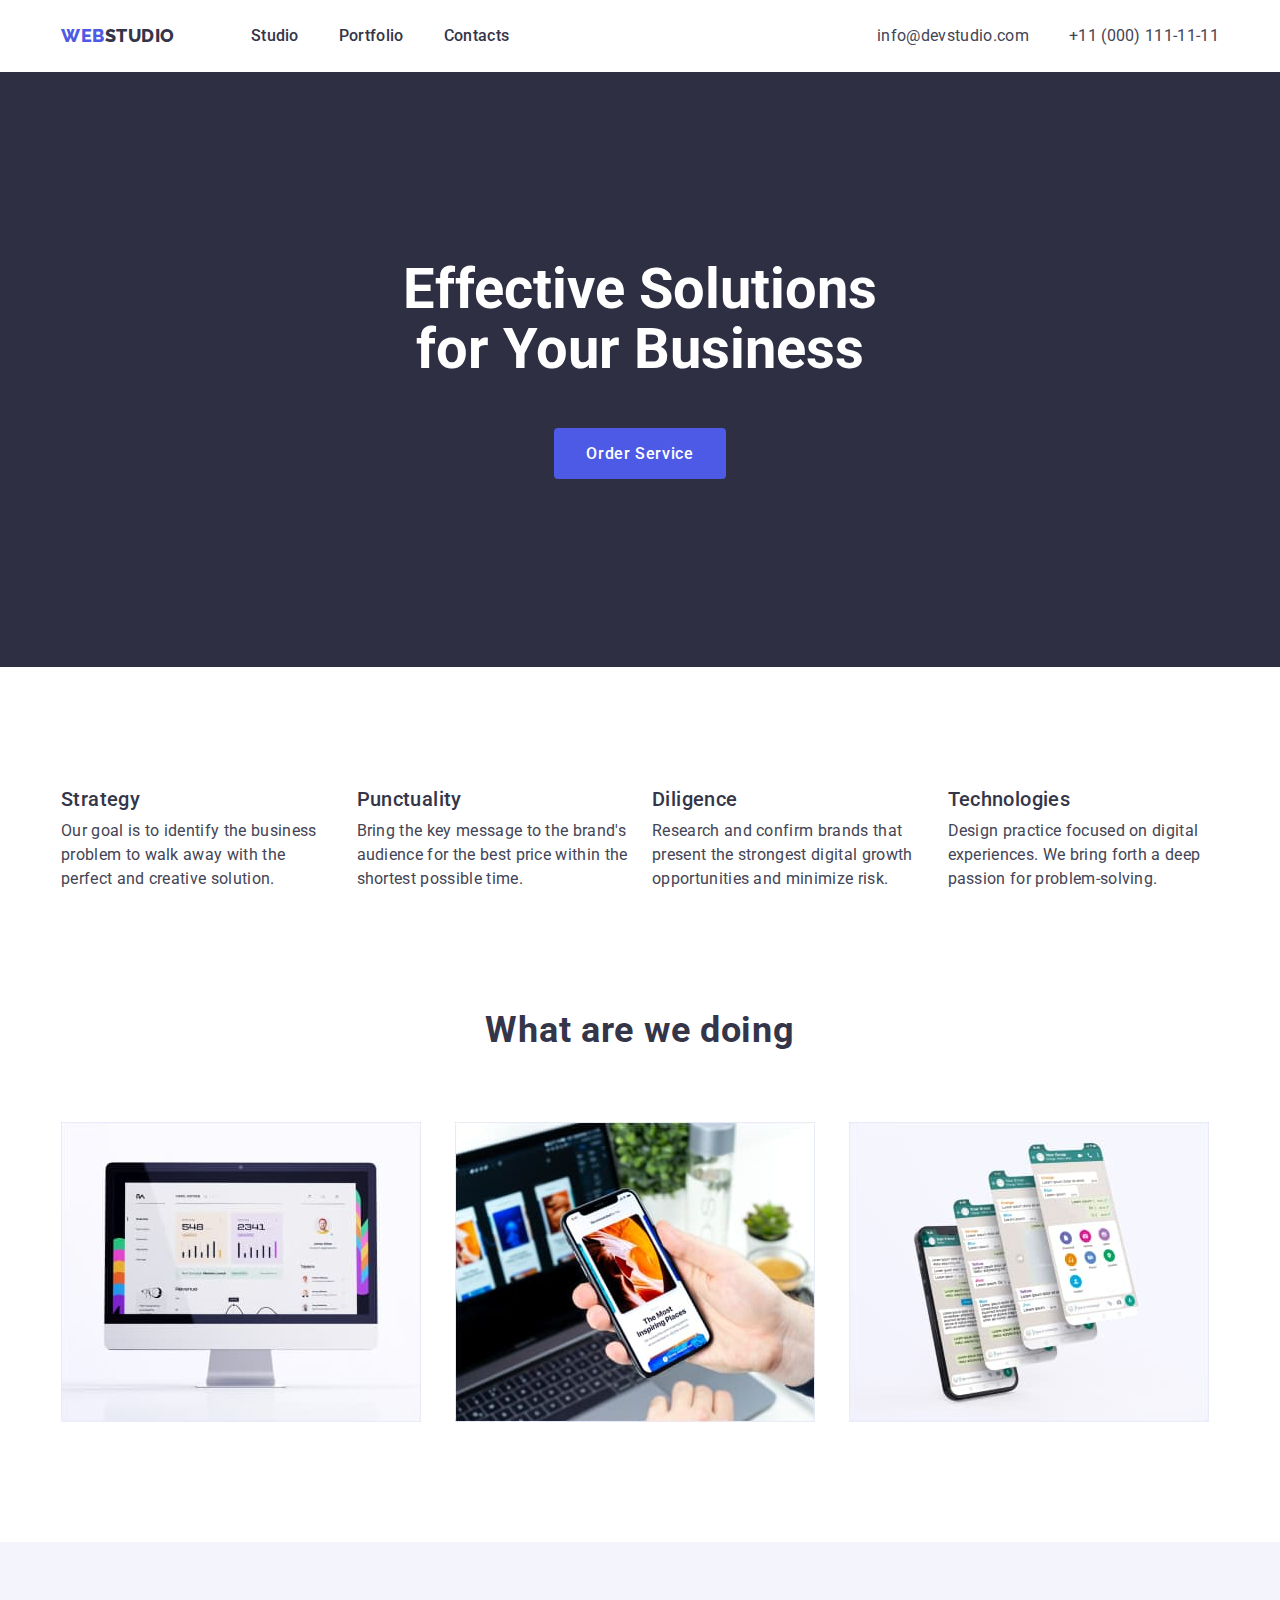
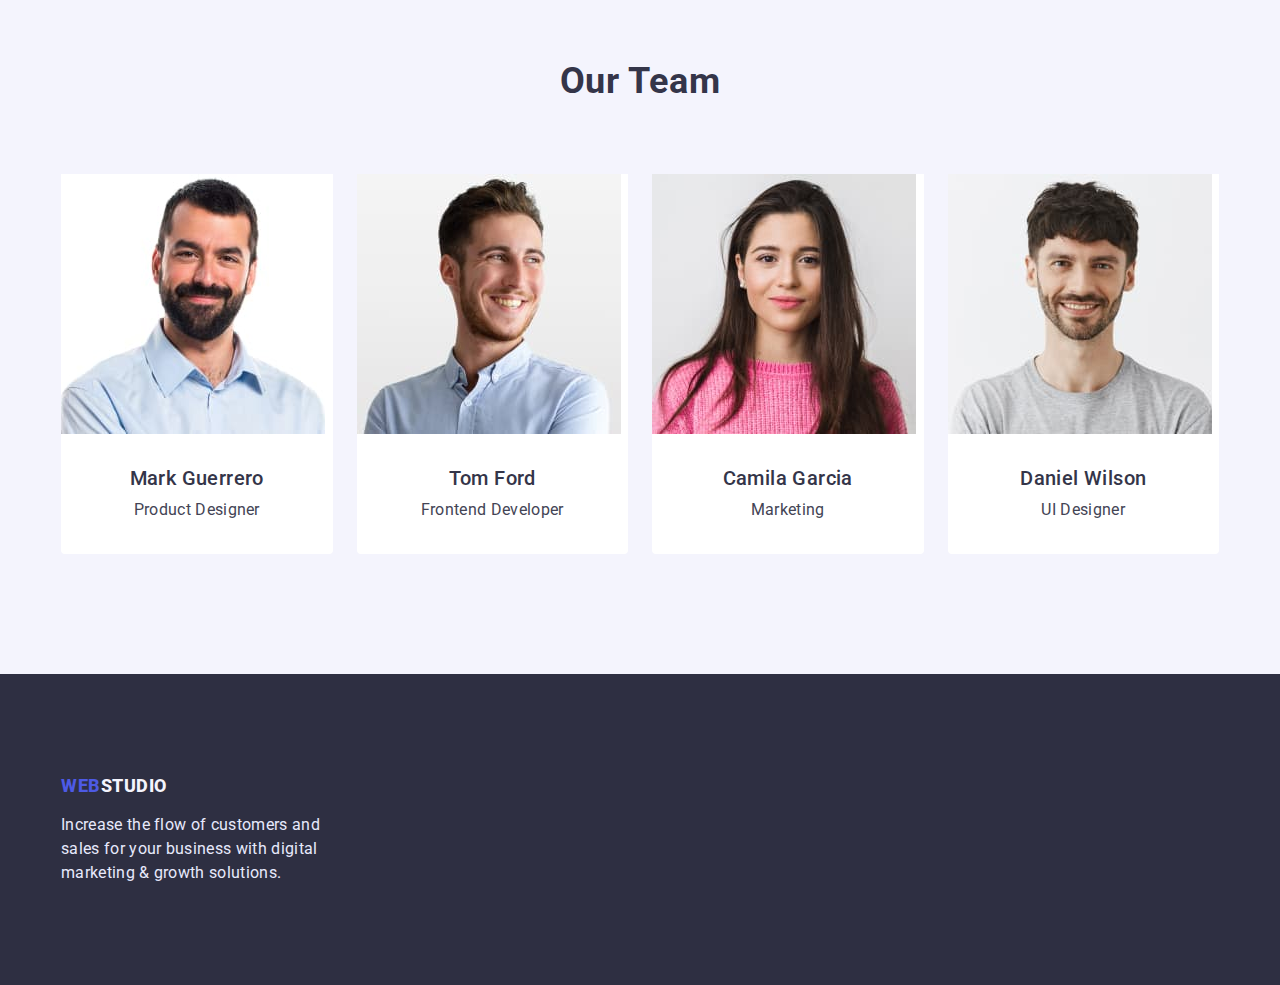
<file: index.html>
<!DOCTYPE html>
<html lang="en">
<head>
    <meta charset="UTF-8">
    <meta http-equiv="X-UA-Compatible" content="IE=edge">
    <meta name="viewport" content="width=device-width, initial-scale=1.0">
    <title>Document</title>
    
    <link rel="stylesheet" href="https://cdnjs.cloudflare.com/ajax/libs/modern-normalize/1.1.0/modern-normalize.min.css" integrity="sha512-wpPYUAdjBVSE4KJnH1VR1HeZfpl1ub8YT/NKx4PuQ5NmX2tKuGu6U/JRp5y+Y8XG2tV+wKQpNHVUX03MfMFn9Q==" crossorigin="anonymous" referrerpolicy="no-referrer" />
    
    <!-- Шрифт -->
    <link rel="preconnect" href="https://fonts.googleapis.com">
    <link rel="preconnect" href="https://fonts.gstatic.com" crossorigin>
    <link href="https://fonts.googleapis.com/css2?family=Raleway:wght@800&family=Roboto:wght@400;500;700;900&display=swap" rel="stylesheet">
    
    <link rel="stylesheet" href="./css/styles.css">
    
</head>
<body>
  <header>
    <div class="conteiner header">
    <nav class="nav-conteiner">
        <a href="./index.html" class="all-logo"><span class="logo">Web</span>Studio</a>
        <ul class="nav">
        <li class="nav-item"><a href="./index.html" class="nav-list">Studio</a></li>
        <li class="nav-item"><a href="./portfolio.html" class="nav-list">Portfolio</a></li>
        <li class="nav-item"><a href="" class="nav-list">Contacts</a></li>
        </ul>
    </nav>
    <address class="contact-marning">
    <ul class="contact">
        <li class="contact-link space"><a href="mailto:info@devstudio.com" class="contact-link">info@devstudio.com</a></li>
        <li class="contact-link space"><a href="tel:+110001111111" class="contact-link">+11 (000) 111-11-11</a></li>
    </ul>
    </address>
    </div>
  </header>  
  <main>
        <section class="Order-section">
            <div class="conteiner order">
                <h1 class="title-main">Effective Solutions
                 for Your Business</h1>
                <button type="button" class="button-order">Order Service</button>
            </div> 
        </section>
        <section class="section">
            <div class="conteiner">
                <h2 class="visually-hidden">Objectives</h2>
                    <ul class="objectives">
                        <li class="objectives-item">
                            <h3 class="objectives-h">Strategy</h3>
                            <p class="objectives-text">Our goal is to identify the business problem to walk away with the perfect and creative solution. </p>
                        </li>
                        <li class="objectives-item">
                            <h3 class="objectives-h">Punctuality</h3>
                            <p class="objectives-text">Bring the key message to the brand's audience for the best price within the shortest possible time.</p>
                        </li>
                        <li class="objectives-item">
                            <h3 class="objectives-h">Diligence</h3>
                            <p class="objectives-text">Research and confirm brands that present the strongest digital growth opportunities and minimize risk.</p>
                        </li>
                        <li class="objectives-item">
                            <h3 class="objectives-h">Technologies</h3>
                            <p class="objectives-text">Design practice focused on digital experiences. We bring forth a deep passion for problem-solving.</p>
                        </li>
                    </ul>
             </div>
        </section>
        <section class="doing section">
            <div class="conteiner">
                <h2 class="doing-h">What are we doing</h2>
                    <ul class="doing-list">
                        <li class="doing-space"><img src="./images/Photo1.jpg" alt="Photo PC" width="360"></li>
                        <li class="doing-space"><img src="./images/Photo2.jpg" alt="Massager" width="360"></li>
                        <li class="doing-space"><img src="./images/Photo3.jpg" alt="Program" width="360"></li>
                    </ul>
            </div>
        </section>
        <section class="team section">
            <div class="conteiner team">
                <h2 class="team-h2">Our Team</h2>
                    <ul class="team-list">
                        <li class="team-space">
                            <img src="./images/Photo_team1.jpg" alt="Photo Mark Guerrero" width="264" class="photo-space">
                            <h3 class="team-h3">Mark Guerrero</h3>
                            <p class="team-text">Product Designer</p>
                        </li>
                        <li class="team-space">
                            <img src="./images/Photo_team2.jpg" alt="Photo Tom Ford" width="264" class="photo-space">
                            <h3 class="team-h3">Tom Ford</h3>
                            <p class="team-text">Frontend Developer</p>
                        </li>
                        <li class="team-space">
                            <img src="./images/Photo_team3.jpg" alt="Photo Camila Garcia" width="264" class="photo-space">
                            <h3 class="team-h3">Camila Garcia</h3>
                            <p class="team-text">Marketing</p>
                        </li>
                        <li class="team-space">
                            <img src="./images/Photo_team4.jpg" alt="Photo Daniel Wilson" width="264" class="photo-space">
                            <h3 class="team-h3">Daniel Wilson</h3>
                            <p class="team-text">UI Designer</p>
                        </li>
                    </ul>
            </div>
        </section>
  </main>
  <footer class="footer">
    <div class="conteiner">
        <a href="./index.html" class="footer-logo"><span class="logo">Web</span>Studio</a>
        <p class="footer-text">Increase the flow of customers and sales for your business with digital marketing & growth solutions.</p>
    </div>  
</footer>
</body>
</html>
</file>
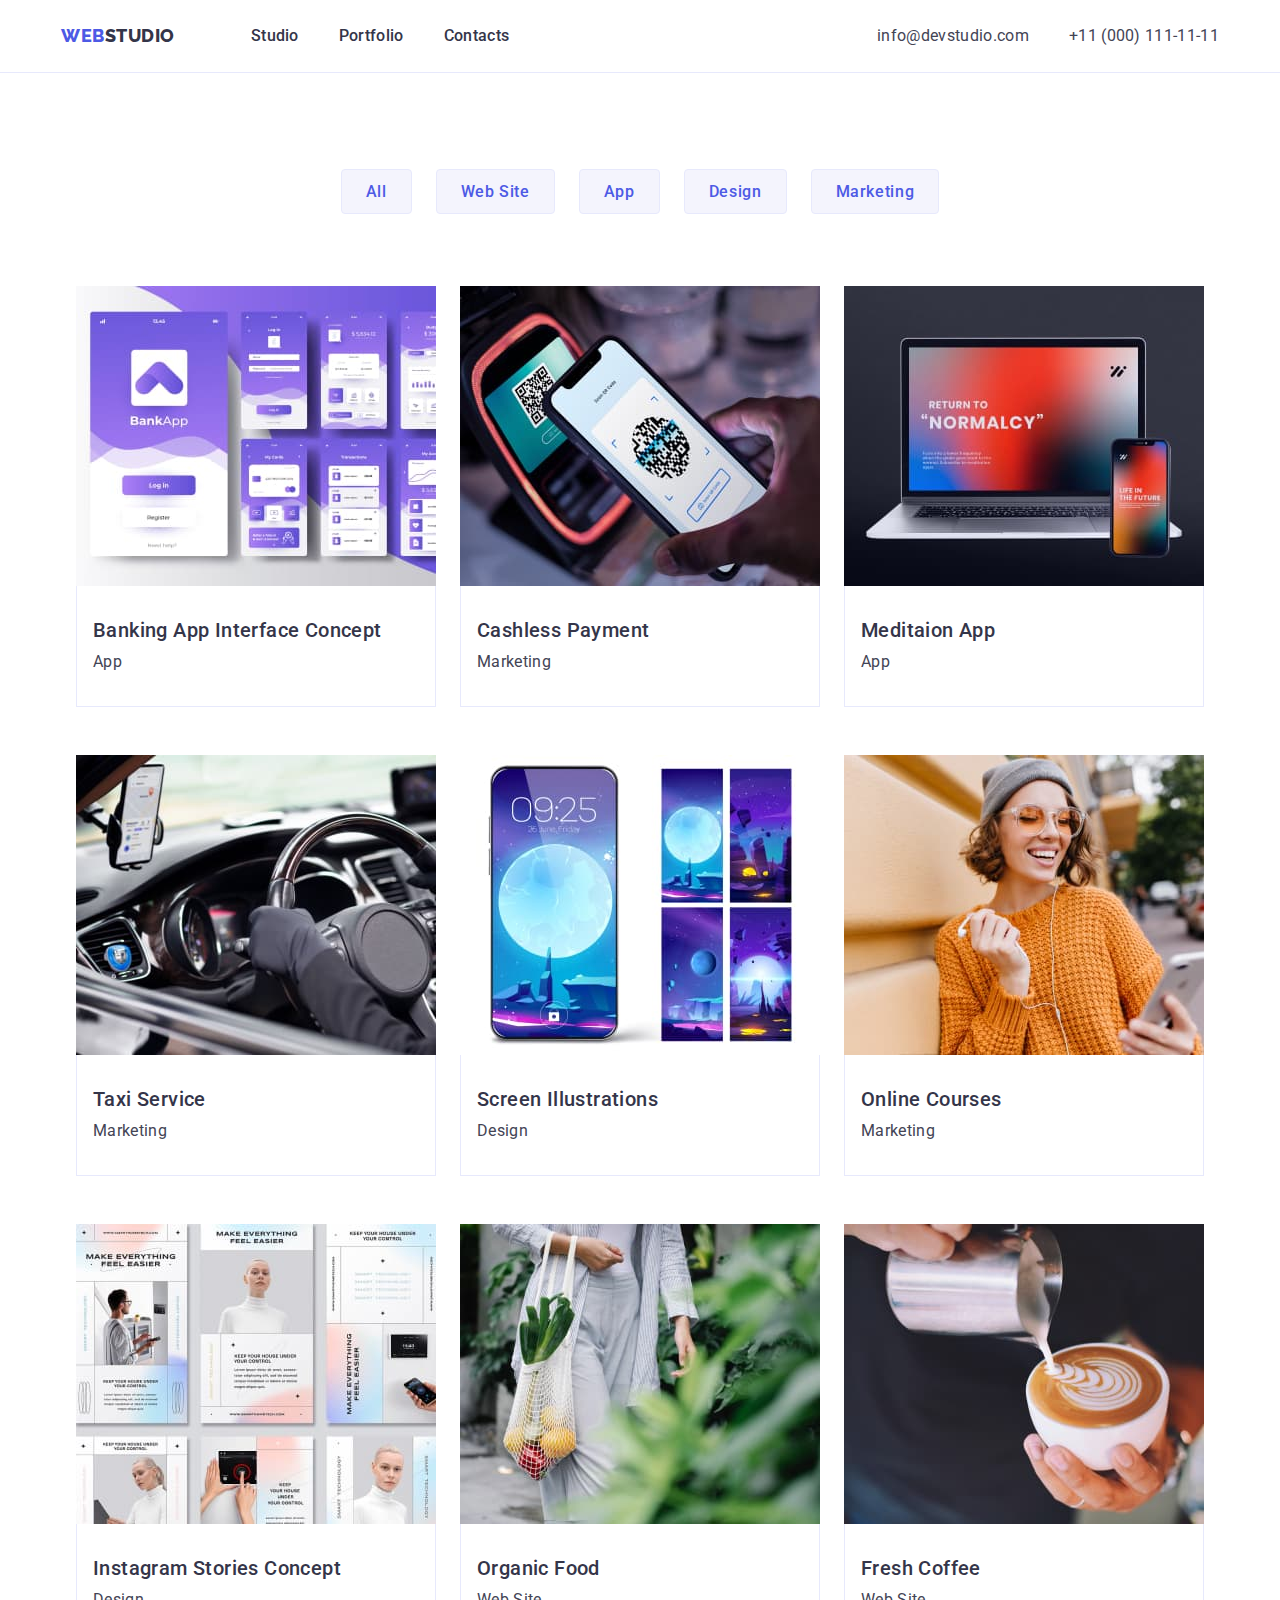
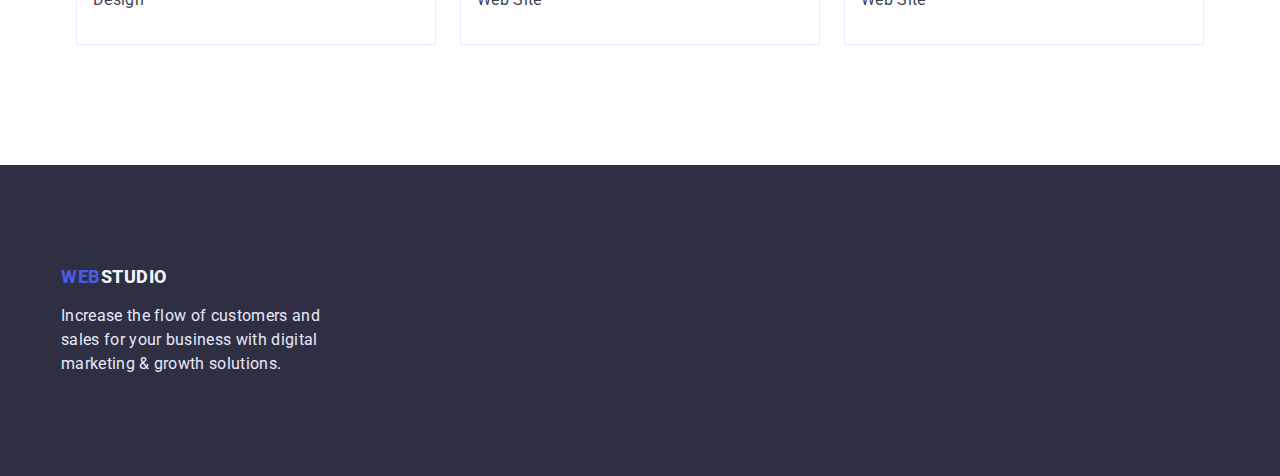
<file: portfolio.html>
<!DOCTYPE html>
<html lang="en">
<head>
    <meta charset="UTF-8">
    <meta http-equiv="X-UA-Compatible" content="IE=edge">
    <meta name="viewport" content="width=device-width, initial-scale=1.0">
    <title>Document</title>

    <link rel="stylesheet" href="https://cdnjs.cloudflare.com/ajax/libs/modern-normalize/1.1.0/modern-normalize.min.css" integrity="sha512-wpPYUAdjBVSE4KJnH1VR1HeZfpl1ub8YT/NKx4PuQ5NmX2tKuGu6U/JRp5y+Y8XG2tV+wKQpNHVUX03MfMFn9Q==" crossorigin="anonymous" referrerpolicy="no-referrer" />

    <link rel="stylesheet" href="./css/styles.css">

    <link rel="preconnect" href="https://fonts.googleapis.com">
    <link rel="preconnect" href="https://fonts.gstatic.com" crossorigin>
    <link href="https://fonts.googleapis.com/css2?family=Raleway:wght@800&family=Roboto:wght@400;500;700;900&display=swap" rel="stylesheet">
    
</head>
<body>
    <header class="line">
        <div class="conteiner header">
        <nav class="nav-conteiner">
            <a href="./index.html" class="all-logo"><span class="logo">Web</span>Studio</a>
            <ul class="nav">
            <li class="nav-item"><a href="./index.html" class="nav-list">Studio</a></li>
            <li class="nav-item"><a href="./portfolio.html" class="nav-list">Portfolio</a></li>
            <li class="nav-item"><a href="" class="nav-list">Contacts</a></li>
            </ul>
        </nav>
        <address class="contact-marning">
        <ul class="contact">
            <li class="contact-link space"><a href="mailto:info@devstudio.com" class="contact-link">info@devstudio.com</a></li>
            <li class="contact-link space"><a href="tel:+110001111111" class="contact-link">+11 (000) 111-11-11</a></li>
        </ul>
        </address>
        </div>
      </header>
    <main>
        <section class="portfolio">
        <div class="conteiner">
            <h1 class="visually-hidden">Examples of work</h1>
                    <ul class="button-nav-list">
                        <li class="button-item">
                            <button type="button" class="button-nav">All</button>
                        </li>
                        <li class="button-item">
                            <button type="button" class="button-nav grow">Web Site</button>
                        </li>
                        <li class="button-item">
                            <button type="button" class="button-nav">App</button>
                        </li >
                        <li class="button-item">
                            <button type="button" class="button-nav">Design</button>
                        </li>
                        <li class="button-item">
                            <button type="button" class="button-nav">Marketing</button>
                        </li>
                    </ul>
                </div>
            <ul class="examples">
                <li class="examples-item">
                    <a href="#" class="examples-link">
                        <img src="./images/banking-app.jpg" alt="Banking App Interface Concept" width="360" class="examples-photo">
                        <div class="content">
                            <h2 class="examples-list">Banking App Interface Concept</h2>
                            <p class="examples-text">App</p>
                        </div>
                    </a>
                </li>
                <li class="examples-item">
                    <a href="#" class="examples-link">
                        <img src="./images/cashless-payment.jpg" alt="Cashless Payment" width="360" class="examples-photo">
                        <div class="content">
                            <h2 class="examples-list">Cashless Payment</h2>
                            <p class="examples-text">Marketing</p>
                        </div>
                    </a>
                </li>
                <li class="examples-item">
                    <a href="#" class="examples-link">
                        <img src="./images/meditaion-app.jpg" alt="Meditaion App" width="360" class="examples-photo">
                        <div class="content">
                            <h2 class="examples-list">Meditaion App</h2>
                            <p class="examples-text">App</p>
                        </div>
                    </a>
                </li>
                <li class="examples-item">
                    <a href="#" class="examples-link">
                        <img src="./images/taxi-service.jpg" alt="Taxi Service" width="360" class="examples-photo">
                        <div class="content">
                            <h2 class="examples-list">Taxi Service</h2>
                            <p class="examples-text">Marketing</p>
                        </div>
                    </a>
                </li>
                <li class="examples-item">
                    <a href="#" class="examples-link">
                        <img src="./images/screen-illustrations.jpg" alt="Screen Illustrations" width="360" class="examples-photo">
                        <div class="content">
                                <h2 class="examples-list">Screen Illustrations</h2>
                                <p class="examples-text">Design</p>
                        </div>
                    </a>
                </li>
                <li class="examples-item">
                    <a href="#" class="examples-link">
                        <img src="./images/online-courses.jpg" alt="Online Courses" width="360" class="examples-photo">
                        <div class="content">
                            <h2 class="examples-list">Online Courses</h2>
                            <p class="examples-text">Marketing</p>
                        </div>
                    </a>
                </li>
                <li class="examples-item">
                    <a href="#" class="examples-link">
                        <img src="./images/instagram-stories-concept.jpg" alt="Instagram Stories Concept" width="360" class="examples-photo">
                        <div class="content">
                            <h2 class="examples-list">Instagram Stories Concept</h2>
                            <p class="examples-text">Design</p>
                        </div>
                    </a>
                </li>
                <li class="examples-item">
                    <a href="#" class="examples-link">
                        <img src="./images/organic-food.jpg" alt="Organic Food" width="360" class="examples-photo">
                        <div class="content">
                            <h2 class="examples-list">Organic Food</h2>
                            <p class="examples-text">Web Site</p>
                        </div>
                    </a>
                </li>
                <li class="examples-item">
                    <a href="#" class="examples-link">
                        <img src="./images/coffee.jpg" alt="Fresh Coffee" width="360" class="examples-photo">
                        <div class="content">
                            <h2 class="examples-list">Fresh Coffee</h2>
                            <p class="examples-text">Web Site</p>
                        </div>
                    </a>
                </li>
            </ul>
        </div>
        </section>
    </main>
    <footer class="footer">
        <div class="conteiner">
            <a href="./index.html" class="footer-logo"><span class="logo">Web</span>Studio</a>
            <p class="footer-text">Increase the flow of customers and sales for your business with digital marketing & growth solutions.</p>
        </div>  
    </footer>
</body>
</html>
</file>
<file: css/styles.css>
body{
    margin: 0;
    font-family: 'Roboto', sans-serif;
    color: var(--text-color);
    font-size: 16px;
    background-color: #FFFFFF;
}
:root{
    --title-color: #343549;
    --text-color:#434455;
    --accent-color:#4D5AE5;
    --hoveraccent-color:#404BBF;
    --logo-white-color:#F4F4FD;
    --textfont:'Raleway', sans-serif; 
}

h1,h2,h3,p,ul{
    margin-top: 0;
    margin-bottom: 0;
    padding: 0;
}
/* Прибирання відступу у картинки знизу */
img{
    display: block;
    max-width: 100%;
    height: auto;
}
.conteiner{
    width: 1158px;
    padding-left: 15px;
    padding-right: 15px;
    margin: 0 auto;
}
.section{
    padding-top: 120px;
    padding-bottom: 120px;
    
}

/* header */
 .conteiner.header{
    display: flex;
    align-items: center;
} 
.nav-conteiner{
    display: flex;
}
.all-logo{
    margin-right: 76px;
    padding-top: 24px;
    padding-bottom: 24px;
    
    font-family: var(--textfont);
    font-size: 18px;
    color: var(--title-color);
    text-decoration: none;
    text-transform: uppercase;
    font-weight: 800;
    line-height: 1.3;
    letter-spacing: 0.03em;
}
.logo{
    color: var(--accent-color);
}
.nav,
.objectives,
.doing-list,
.team-list{
    list-style-type: none;
}
.nav{
    display: flex;
}
/* У всех елементов списка отступ с права кроме последнего */
.nav-item:not(:last-child){
    margin-right: 40px;
}
.nav-list{
    display: block;
    padding-top: 24px;
    padding-bottom: 24px;

    color: var(--title-color);
    font-weight: 500;
    font-size: 16px;
    text-decoration: none;  
    line-height: 1.5;
    letter-spacing: 0.02em;
}
.nav-list:hover,
.nav-list:focus{
    color: var(--hoveraccent-color);
}
.contact{
    display: flex;
    list-style-type: none;
    font-style: normal;
    font-weight: 400;
    font-size: 16px;
    line-height: 1.5;
    letter-spacing: 0.02em;
}
.contact-marning{
    margin-left: auto;
}
.contact-link{
    padding-top: 24px;
    padding-bottom: 24px;
}
.contact-link.space:not(:last-child){
    margin-right: 40px;
}
.contact a{
    color: var(--text-color);
    text-decoration: none;
}
.contact a:hover,
.contact a:focus{
    color: var(--hoveraccent-color);
}
/* main */
.Order-section{
    background-color: #2E2F42;
}
.conteiner.order{
    padding: 188px 0;
    text-align: center;
}
.title-main{
    margin-left: auto;
    margin-right: auto; 
    max-width: 496px;
    margin-bottom: 48px;
    color: #ffffff;
    font-weight: 700;
    font-size: 56px;
    line-height: 1.07em;
}
.button-order{
    min-width: 105px;
    padding: 16px 32px;
    border: 0;
    border-radius: 4px;
    
    color: #ffffff;
    background-color: var(--accent-color);
    font-weight: 500;
    font-size: 16px;
    cursor:pointer;
    letter-spacing: 0.04em;
    font-family: inherit;
}
.button-order:hover,
.button-order:focus{
    background-color: var(--hoveraccent-color);
}

.visually-hidden{
    position: absolute;
    white-space: nowrap;
    width: 1px;
    height: 1px;
    overflow: hidden;
    border: 0;
    padding: 0;
    clip: rect(0 0 0 0);
    clip-path: inset(50%);
    margin: -1px;
}
.objectives{
    display: flex;
}

.objectives-item{
    width: calc((100% - 3 * 24px) / 4);
}
.objectives-item:not(:last-child){
    margin-right: 24px;
}
.objectives-h{
    color: var(--title-color);
    font-weight: 500;
    font-size: 20px;
    line-height:1.2;
    letter-spacing: 0.02em;

    margin-bottom: 8px;
}
.objectives-text{
    line-height: 1.5;
    letter-spacing: 0.02em;
}
.doing.section{
    padding-top: 0;
}
.doing-list{
    display: flex;
}
.doing-space{
    width: calc((100% - 2 * 24px) / 3);
}
.doing-space:not(:last-child){
    margin-right: 24px;
}
.doing-h{
    text-align: center;
    color: var(--title-color);
    font-weight: 700;
    font-size: 36px;
    line-height:1.1;
    letter-spacing: 0.02em;

    margin-bottom: 72px;
}

.team{
    background-color: #F4F4FD;
}

.team-h2{
    display: block;
    text-align: center;
    color: var(--title-color);
    font-weight: 700;
    font-size: 36px;
    line-height:1.1;
    letter-spacing: 0.02em;

    margin-bottom: 72px;
} 
.team-h3{
    margin-bottom: 8px;
    color: var(--title-color);
    font-weight: 500;
    font-size: 20px;
    line-height:1.2;
    letter-spacing: 0.02em;
}
.photo-space{
    margin-bottom: 32px;
}
.team-text{
    line-height: 1.5;
    letter-spacing: 0.02em;
}
.team-list{
    display: flex;
}
.team-space{
    width: calc((100% - 3 * 24px) / 4);
    text-align: center;
    padding-bottom: 32px;

    background: #FFFFFF;
    border-radius: 0px 0px 4px 4px;  
}
.team-space:not(:last-child){
    margin-right: 24px;
}

.footer{
    background-color: #2E2F42;
    padding-top: 100px;
    padding-bottom: 100px;
}
.footer-logo{
    display: inline-block;
    margin-bottom: 16px;
    color: var(--logo-white-color);
    font-size: 18px;
    text-decoration: none;
    text-transform: uppercase;
    font-weight: 800;
    line-height: 1.3;
    letter-spacing: 0.03em;
}
.footer-text{
    width: 264px;;
    color: #E7E9FC;
    line-height: 1.5;
    letter-spacing: 0.02em;
}



/* portfolio */
.line{
    border-bottom: 1px solid #E7E9FC;
}

.portfolio{
    padding-top: 96px;
    padding-bottom: 120px;
}
.button-nav-list{
    display: flex;
    justify-content: center;
    list-style-type: none;
    
    margin-bottom: 72px;
}
.button-item:not(:last-child){
    margin-right: 24px;
}

.button-nav{
    margin: 0;
    padding: 12px 24px;
 
    color: var(--accent-color);
    background-color: #F4F4FD;
    border: 1px solid #E7E9FC;
    border-radius: 4px;

    font-weight: 500;
    font-size: 16px;
    letter-spacing: 0.04em;
    cursor:pointer;
    font-family: inherit;
}
.button-nav:hover,
.button-nav:focus{
    color: #ffffff;
    background-color: var(--hoveraccent-color);
}
.examples{
    justify-content: center;
    list-style-type: none;
    display: flex;
    flex-wrap: wrap;
}
.examples-item{
    width: calc(100% - 24 * 2) / 3;
}
.examples-item{
    margin-right: 24px;
    margin-bottom: 48px;

}
.examples-item:nth-child(3n){
    margin-right: 0;
}
.examples-item:nth-last-child(-n+3){
    margin-bottom: 0;
}

.content{
    padding-top: 32px;
    padding-left: 16px;
    padding-bottom: 32px;
    border-left: 1px solid #E7E9FC;
    border-right: 1px solid #E7E9FC;
    border-bottom: 1px solid #E7E9FC;
}
.examples-link{
    display: block;
    color: var(--text-color);
    text-decoration: none;
    line-height: 1.5;
    letter-spacing: 0.02em;
}
.examples-list{
    margin-bottom: 8px;

    color: var(--title-color);
    font-weight: 500;
    font-size: 20px;
    line-height:1.2;
    letter-spacing: 0.02em;
}
.examples-text{
    line-height: 1.5;
    letter-spacing: 0.02em;
}
</file>
